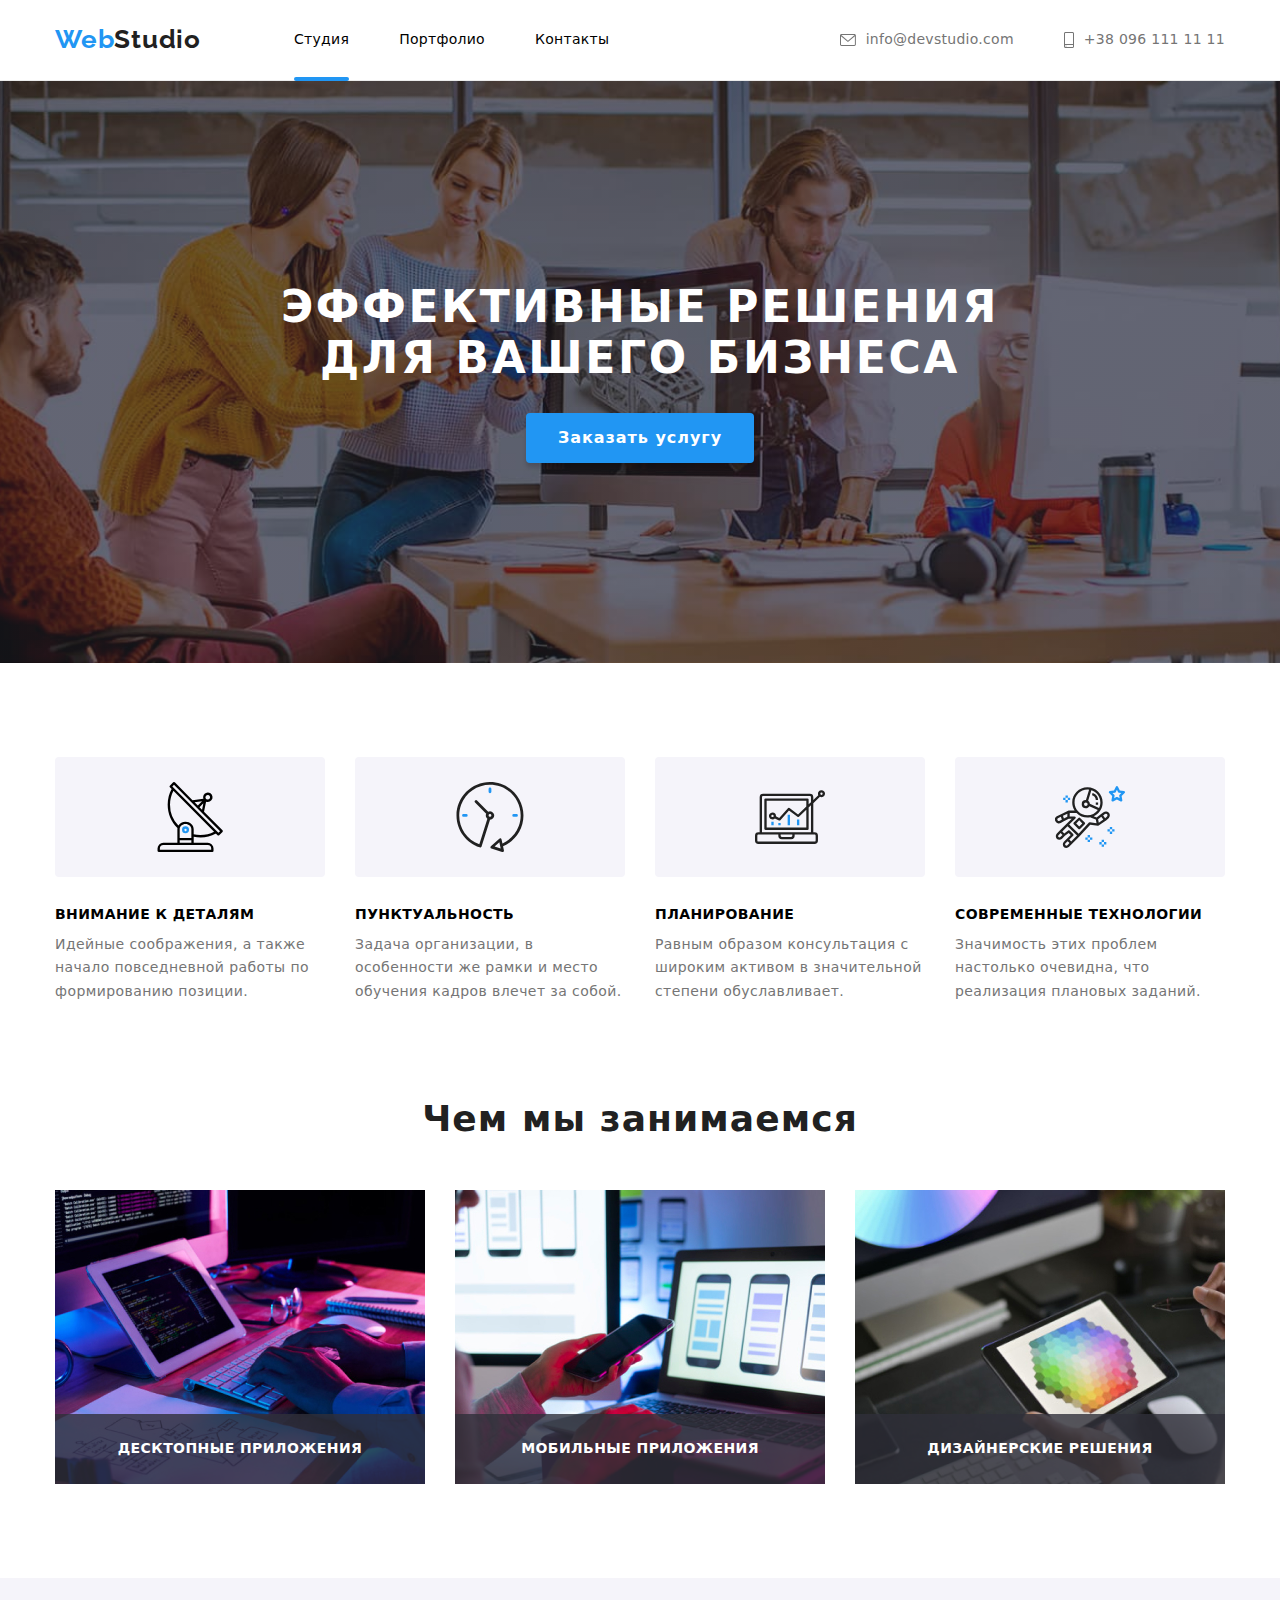
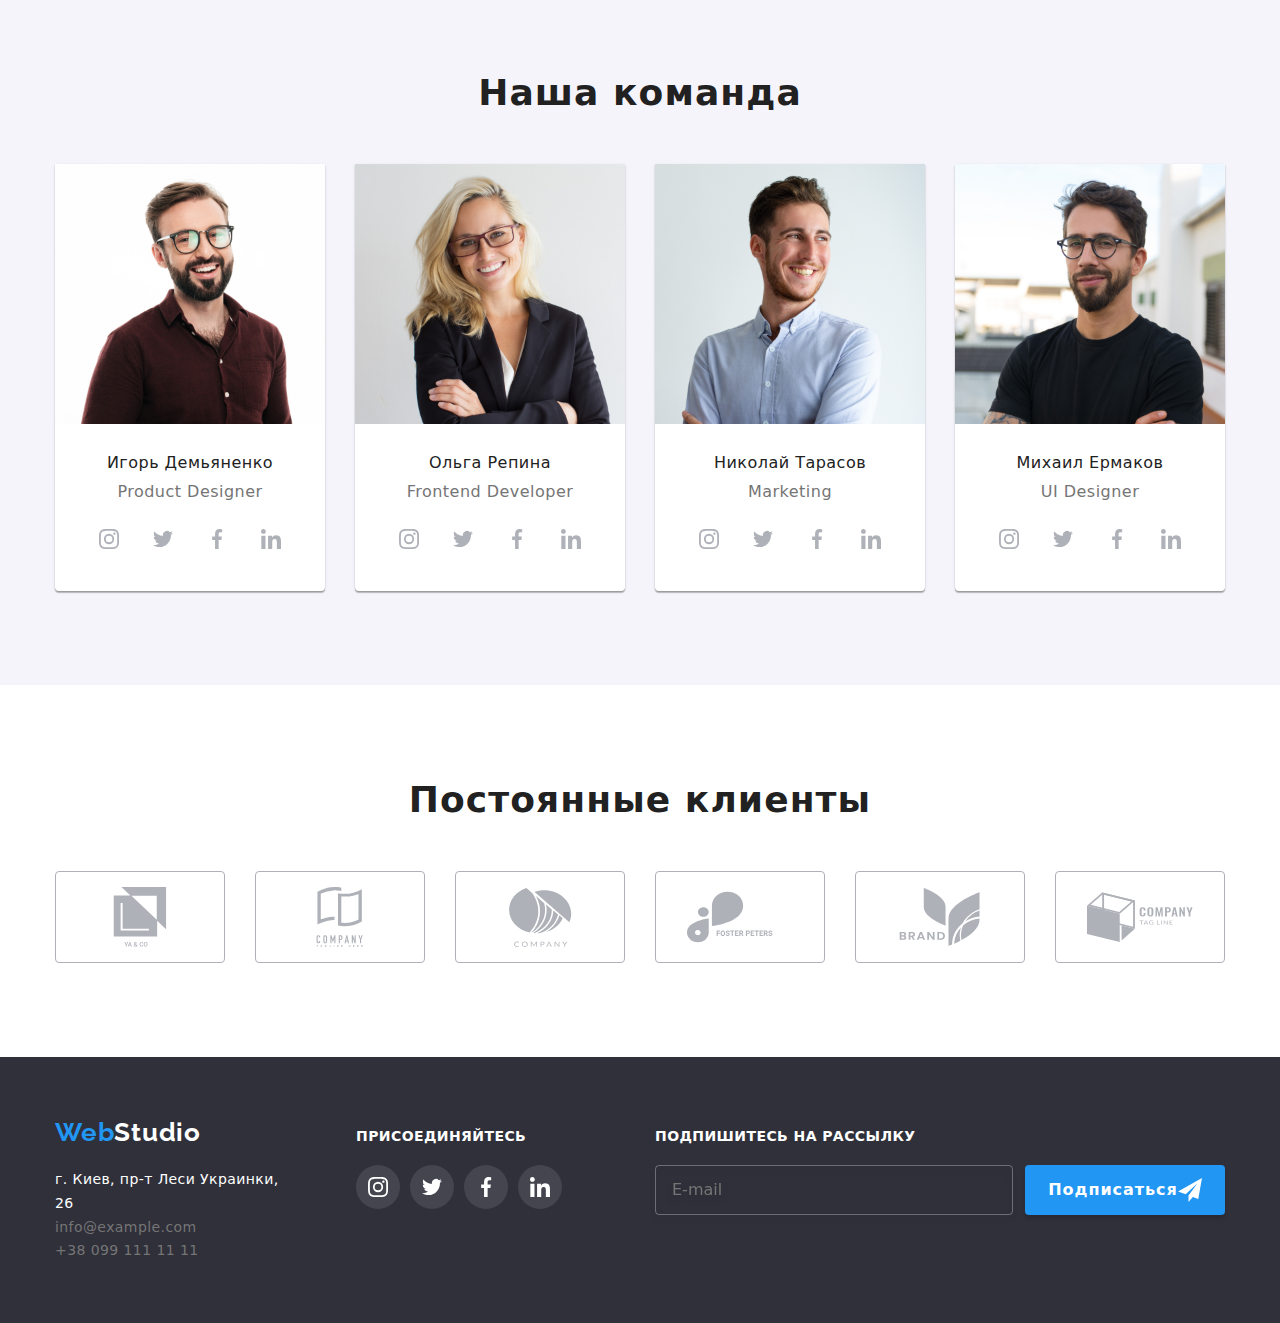
<file: index.html>
<!DOCTYPE html>
<html lang="ru">
  <head>
    <meta charset="UTF-8" />
    <meta http-equiv="X-UA-Compatible" content="IE=edge" />
    <meta name="viewport" content="width=device-width, initial-scale=1.0" />
    <title>Главная</title>

    <link rel="preconnect" href="https://fonts.googleapis.com" />
    <link rel="preconnect" href="https://fonts.gstatic.com" crossorigin />
    <link
      href="https://fonts.googleapis.com/css2?family=Raleway:wght@700&family=Roboto:wght@400;500;700;900&display=swap"
      rel="stylesheet"
    />

    <link rel="stylesheet" href="./css/main.min.css" />
  </head>

  <body>
    <!--Header-->
    <header class="header">
      <div class="container header__container">
        <a class="logo header__logo" href="index.html"
          >Web<span class="logo__black">Studio</span></a
        >
        <nav class="navigate">
          <ul class="navigate__list">
            <li class="navitage__item">
              <a
                href="index.html"
                class="navigate__link navigate__link--current"
                >Студия</a
              >
            </li>
            <li class="navitage__item">
              <a href="portfolio.html" class="navigate__link">Портфолио</a>
            </li>
            <li class="navitage__item">
              <a href="#" class="navigate__link">Контакты </a>
            </li>
          </ul>
        </nav>
        <ul class="contact">
          <li class="contact__item">
            <a href="mailto:info@devstudio.com" class="contact__link">
              <svg class="contact__icon" width="16" height="12">
                <use href="./images/icon.svg#icon-envelope"></use>
              </svg>
              info@devstudio.com</a
            >
          </li>

          <li class="contact__item">
            <a href="tel:+380961111111" class="contact__link"
              ><svg class="contact__icon" width="10" height="16">
                <use href="./images/icon.svg#icon-smartphone"></use>
              </svg>
              +38 096 111 11 11</a
            >
          </li>
        </ul>
      </div>
    </header>

    <main>
      <!--information block-->
      <section class="hero overlay">
        <div class="container">
          <h1 class="hero__title">
            Эффективные решения <br />
            для вашего бизнеса
          </h1>
          <button data-modal-open class="hero__button" type="button">
            Заказать услугу
          </button>
        </div>
      </section>

      <section class="section">
        <div class="container">
          <h2 class="section__title section__title--hiden">
            Наши приимущества
          </h2>
          <ul class="benefits">
            <li class="benefits__item">
              <div class="benefits__container">
                <svg class="benefits__icon" width="70" height="70">
                  <use href="./images/icon.svg#icon-antena"></use>
                </svg>
              </div>

              <h3 class="benefits__title">Внимание к деталям</h3>
              <p class="benefits__text">
                Идейные соображения, а также начало повседневной работы по
                формированию позиции.
              </p>
            </li>
            <li class="benefits__item">
              <div class="benefits__container">
                <svg class="benefits__icon" width="70" height="70">
                  <use href="./images/icon.svg#icon-clock "></use>
                </svg>
              </div>

              <h3 class="benefits__title">Пунктуальность</h3>
              <p class="benefits__text">
                Задача организации, в особенности же рамки и место обучения
                кадров влечет за собой.
              </p>
            </li>
            <li class="benefits__item">
              <div class="benefits__container">
                <svg class="benefits__icon" width="70" height="70">
                  <use href="./images/icon.svg#icon-diagram"></use>
                </svg>
              </div>

              <h3 class="benefits__title">Планирование</h3>
              <p class="benefits__text">
                Равным образом консультация с широким активом в значительной
                степени обуславливает.
              </p>
            </li>
            <li class="benefits__item">
              <div class="benefits__container">
                <svg class="benefits__icon" width="70" height="70">
                  <use href="./images/icon.svg#icon-astronaut"></use>
                </svg>
              </div>

              <h3 class="benefits__title">Современные технологии</h3>
              <p class="benefits__text">
                Значимость этих проблем настолько очевидна, что реализация
                плановых заданий.
              </p>
            </li>
          </ul>
        </div>
      </section>
      <!--Work-->
      <section class="section section--no--pading__top">
        <div class="container">
          <h2 class="section__title">Чем мы занимаемся</h2>
          <ul class="occupation">
            <li class="occupation__item">
              <img class="image" src="images/kod.jpg" width="370" alt="kod" />
              <p class="occupation__description">Десктопные приложения</p>
            </li>
            <li class="occupation__item">
              <img
                class="image"
                src="images/mobile.jpg"
                width="370"
                alt="mobile"
              />
              <p class="occupation__description">Мобильные приложения</p>
            </li>
            <li class="occupation__item">
              <img
                class="image"
                src="images/color.jpg"
                width="370"
                alt="color"
              />
              <p class="occupation__description">Дизайнерские решения</p>
            </li>
          </ul>
        </div>
      </section>
      <!--team-->
      <section class="section section--other__backgraund">
        <div class="container">
          <h2 class="section__title">Наша команда</h2>
          <ul class="team">
            <li class="team__item">
              <img
                class="team__image"
                src="images/Igor.jpg"
                width="270"
                alt="Igor"
              />
              <div class="team__meta">
                <h3 class="team__title">Игорь Демьяненко</h3>
                <p class="team__text">Product Designer</p>
                <ul class="social-network">
                  <li class="social-network__item">
                    <a
                      class="social-network__link"
                      href="https://www.instagram.com/"
                    >
                      <svg class="social-network__icon" width="20" height="20">
                        <use href="./images/icon.svg#icon-instagram"></use>
                      </svg>
                    </a>
                  </li>
                  <li class="social-network__item">
                    <a class="social-network__link" href="https://twitter.com/">
                      <svg class="social-network__icon" width="20" height="20">
                        <use href="./images/icon.svg#icon-twitter"></use>
                      </svg>
                    </a>
                  </li>
                  <li class="social-network__item">
                    <a
                      class="social-network__link"
                      href="https://www.facebook.com/"
                    >
                      <svg class="social-network__icon" width="20" height="20">
                        <use href="./images/icon.svg#icon-facebook"></use>
                      </svg>
                    </a>
                  </li>
                  <li class="social-network__item">
                    <a
                      class="social-network__link"
                      href="https://ru.linkedin.com/"
                    >
                      <svg class="social-network__icon" width="20" height="20">
                        <use href="./images/icon.svg#icon-linkedin"></use>
                      </svg>
                    </a>
                  </li>
                </ul>
              </div>
            </li>

            <li class="team__item">
              <img
                class="team-image"
                src="images/olga.jpg"
                width="270"
                alt="Olga"
              />
              <div class="team__meta">
                <h3 class="team__title">Ольга Репина</h3>
                <p class="team__text">Frontend Developer</p>
                <ul class="social-network">
                  <li class="social-network__item">
                    <a
                      class="social-network__link"
                      href="https://www.instagram.com/"
                      ><svg class="social-network__icon" width="20" height="20">
                        <use href="./images/icon.svg#icon-instagram"></use>
                      </svg>
                    </a>
                  </li>
                  <li class="social-network__item">
                    <a class="social-network__link" href="https://twitter.com/"
                      ><svg class="social-network__icon" width="20" height="20">
                        <use href="./images/icon.svg#icon-twitter"></use>
                      </svg>
                    </a>
                  </li>
                  <li class="social-network__item">
                    <a
                      class="social-network__link"
                      href="https://www.facebook.com/"
                      ><svg class="social-network__icon" width="20" height="20">
                        <use href="./images/icon.svg#icon-facebook"></use>
                      </svg>
                    </a>
                  </li>
                  <li class="social-network__item">
                    <a
                      class="social-network__link"
                      href="https://ru.linkedin.com/"
                      ><svg class="social-network__icon" width="20" height="20">
                        <use href="./images/icon.svg#icon-linkedin"></use>
                      </svg>
                    </a>
                  </li>
                </ul>
              </div>
            </li>
            <li class="team__item">
              <img
                class="team__image"
                src="images/nikolay.jpg"
                width="270"
                alt="Nikolay"
              />
              <div class="team__meta">
                <h3 class="team__title">Николай Тарасов</h3>
                <p class="team__text">Marketing</p>
                <ul class="social-network">
                  <li class="social-network__item">
                    <a
                      class="social-network__link"
                      href="https://www.instagram.com/"
                      ><svg class="social-network__icon" width="20" height="20">
                        <use href="./images/icon.svg#icon-instagram"></use>
                      </svg>
                    </a>
                  </li>
                  <li class="social-network__item">
                    <a class="social-network__link" href="https://twitter.com/"
                      ><svg class="social-network__icon" width="20" height="20">
                        <use href="./images/icon.svg#icon-twitter"></use>
                      </svg>
                    </a>
                  </li>
                  <li class="social-network__item">
                    <a
                      class="social-network__link"
                      href="https://www.facebook.com/"
                      ><svg class="social-network__icon" width="20" height="20">
                        <use href="./images/icon.svg#icon-facebook"></use>
                      </svg>
                    </a>
                  </li>
                  <li class="social-network__item">
                    <a
                      class="social-network__link"
                      href="https://ru.linkedin.com/"
                      ><svg class="social-network__icon" width="20" height="20">
                        <use href="./images/icon.svg#icon-linkedin"></use>
                      </svg>
                    </a>
                  </li>
                </ul>
              </div>
            </li>
            <li class="team__item">
              <img
                class="team__image"
                src="images/mihail.jpg"
                width="270"
                alt="Mihail"
              />
              <div class="team__meta">
                <h3 class="team__title">Михаил Ермаков</h3>
                <p class="team__text">UI Designer</p>
                <ul class="social-network">
                  <li class="social-network__item">
                    <a
                      class="social-network__link"
                      href="https://www.instagram.com/"
                      ><svg class="social-network__icon" width="20" height="20">
                        <use href="./images/icon.svg#icon-instagram"></use>
                      </svg>
                    </a>
                  </li>
                  <li class="social-network__item">
                    <a class="social-network__link" href="https://twitter.com/"
                      ><svg class="social-network__icon" width="20" height="20">
                        <use href="./images/icon.svg#icon-twitter"></use>
                      </svg>
                    </a>
                  </li>
                  <li class="social-network__item">
                    <a
                      class="social-network__link"
                      href="https://www.facebook.com/"
                      ><svg class="social-network__icon" width="20" height="20">
                        <use href="./images/icon.svg#icon-facebook"></use>
                      </svg>
                    </a>
                  </li>
                  <li class="social-network__item">
                    <a
                      class="social-network__link"
                      href="https://ru.linkedin.com/"
                      ><svg class="social-network__icon" width="20" height="20">
                        <use href="./images/icon.svg#icon-linkedin"></use>
                      </svg>
                    </a>
                  </li>
                </ul>
              </div>
            </li>
          </ul>
        </div>
      </section>
      <section class="section">
        <div class="container">
          <h2 class="section__title">Постоянные клиенты</h2>
          <ul class="client">
            <li class="client__item">
              <a class="client__link" href="/"
                ><svg class="client__icon" width="106" height="60">
                  <use href="./images/icon.svg#icon-group"></use>
                </svg>
              </a>
            </li>
            <li class="client__item">
              <a class="client__link" href="/">
                <svg class="client__icon" width="106" height="60">
                  <use href="./images/icon.svg#icon-group-2"></use>
                </svg>
              </a>
            </li>
            <li class="client__item">
              <a class="client__link" href="/">
                <svg class="client__icon" width="106" height="60">
                  <use href="./images/icon.svg#icon-group-3"></use>
                </svg>
              </a>
            </li>
            <li class="client__item">
              <a class="client__link" href="/">
                <svg class="client__icon" width="106" height="60">
                  <use href="./images/icon.svg#icon-group-4"></use>
                </svg>
              </a>
            </li>
            <li class="client__item">
              <a class="client__link" href="/">
                <svg class="client__icon" width="106" height="60">
                  <use href="./images/icon.svg#icon-group-5"></use>
                </svg>
              </a>
            </li>
            <li class="client__item">
              <a class="client__link" href="/">
                <svg class="client__icon" width="106" height="60">
                  <use href="./images/icon.svg#icon-group-6"></use>
                </svg>
              </a>
            </li>
          </ul>
        </div>
      </section>
    </main>
    <!--Footer-->
    <footer class="footer">
      <div class="container container__footer">
        <div class="address-block">
          <a class="logo" href="index.html"
            >Web<span class="logo__white">Studio</span></a
          >
          <address class="address">
            <ul class="address__list">
              <li class="address__item">
                <a
                  class="address__map"
                  href="https://goo.gl/maps/zJ5b4M9oRAb7cDgC7"
                  >г. Киев, пр-т Леси Украинки, 26</a
                >
              </li>
              <li class="address__item">
                <a class="address__contact" href="mailto:info@example.com"
                  >info@example.com</a
                >
              </li>
              <li class="address__item">
                <a class="address__contact" href="tel:+380991111111"
                  >+38 099 111 11 11</a
                >
              </li>
            </ul>
          </address>
        </div>
        <div class="network">
          <h3 class="network__title">присоединяйтесь</h3>
          <ul class="social-network">
            <li class="social-network__item">
              <a
                class="social-network__link social-network__link--color"
                href="https://www.instagram.com/"
                ><svg class="social-network__icon" width="20" height="20">
                  <use href="./images/icon.svg#icon-instagram"></use>
                </svg>
              </a>
            </li>
            <li class="social-network__item">
              <a
                class="social-network__link social-network__link--color"
                href="https://twitter.com/"
                ><svg class="social-network__icon" width="20" height="20">
                  <use href="./images/icon.svg#icon-twitter"></use>
                </svg>
              </a>
            </li>
            <li class="social-network__item">
              <a
                class="social-network__link social-network__link--color"
                href="https://www.facebook.com/"
                ><svg class="social-network__icon" width="20" height="20">
                  <use href="./images/icon.svg#icon-facebook"></use>
                </svg>
              </a>
            </li>
            <li class="social-network__item">
              <a
                class="social-network__link social-network__link--color"
                href="https://ru.linkedin.com/"
                ><svg class="social-network__icon" width="20" height="20">
                  <use href="./images/icon.svg#icon-linkedin"></use>
                </svg>
              </a>
            </li>
          </ul>
        </div>
        <div class="subscribe">
          <h3 class="subscribe__title">Подпишитесь на рассылку</h3>
          <form class="subscribe__form">
            <label for="mail">
              <input
                class="subscribe__mail"
                type="emale"
                name="mail"
                id="mail"
                placeholder="E-mail"
              />
            </label>
            <button class="subscribe__button" type="submit">
              Подписаться
              <svg width="24" height="24">
                <use href="images/icon.svg#send"></use>
              </svg>
            </button>
          </form>
        </div>
      </div>
    </footer>
    <div data-modal class="backdrop backdrop--is-hidden">
      <div class="modal">
        <button data-modal-close class="modal__close" tape="button">
          <svg class="close-icon" width="11" height="11">
            <use href="./images/icon.svg#close"></use>
          </svg>
        </button>
        <h2 class="modal__title">Оставьте свои данные, мы вам перезвоним</h2>
        <form class="form-feedback">
          <div class="form-wrapper">
            <label class="form-feedback__name" for="name"
              >Имя
              <input
                class="form-feedback__area"
                type="text"
                name="user-name"
                id="name"
              />
              <svg class="form-feedback__icon" width="18" height="18">
                <use href="images/icon.svg#person-form"></use>
              </svg>
            </label>
          </div>
          <div class="form-wrapper">
            <label class="form-feedback__name" for="tel"
              >Телефон
              <input
                class="form-feedback__area"
                type="tel"
                name="user-tel"
                id="tel"
              />
              <svg class="form-feedback__icon" width="18" height="18">
                <use href="images/icon.svg#phone-form"></use>
              </svg>
            </label>
          </div>
          <div class="form-wrapper">
            <label class="form-feedback__name" for="email"
              >Почта
              <input
                class="form-feedback__area"
                type="email"
                name="user-mail"
                id="email"
              />
              <svg class="form-feedback__icon" width="18" height="18">
                <use href="images/icon.svg#email-form"></use>
              </svg>
            </label>
          </div>
          <div class="form-wrapper">
            <label class="form-feedback__name" for="comment"
              >Комментарий
              <textarea
                class="form-feedback__comment"
                name="comment"
                id="comment"
                cols="30"
                rows="10"
                placeholder="Введите текст"
              ></textarea>
            </label>
          </div>
          <div class="form-policy">
            <label class="form-feedback__policy" for="policy">
              <input
                class="form-feedback__checkbox"
                type="checkbox"
                name="policy"
                id="policy"
              />
              <svg class="form-feedback__check" width="16" height="15">
                <use href="images/icon.svg#border"></use>
              </svg>
              <span
                >Соглашаюсь с рассылкой и принимаю
                <a class="form-feedback__link" href="#"> Условия договора</a>
              </span>
            </label>
          </div>
          <div class="button-wrapper">
            <button class="form-feedback__button" tape="submit">
              Отправить
            </button>
          </div>
        </form>
      </div>
    </div>
    <script src="./js/modal.js"></script>
  </body>
</html>
</file>
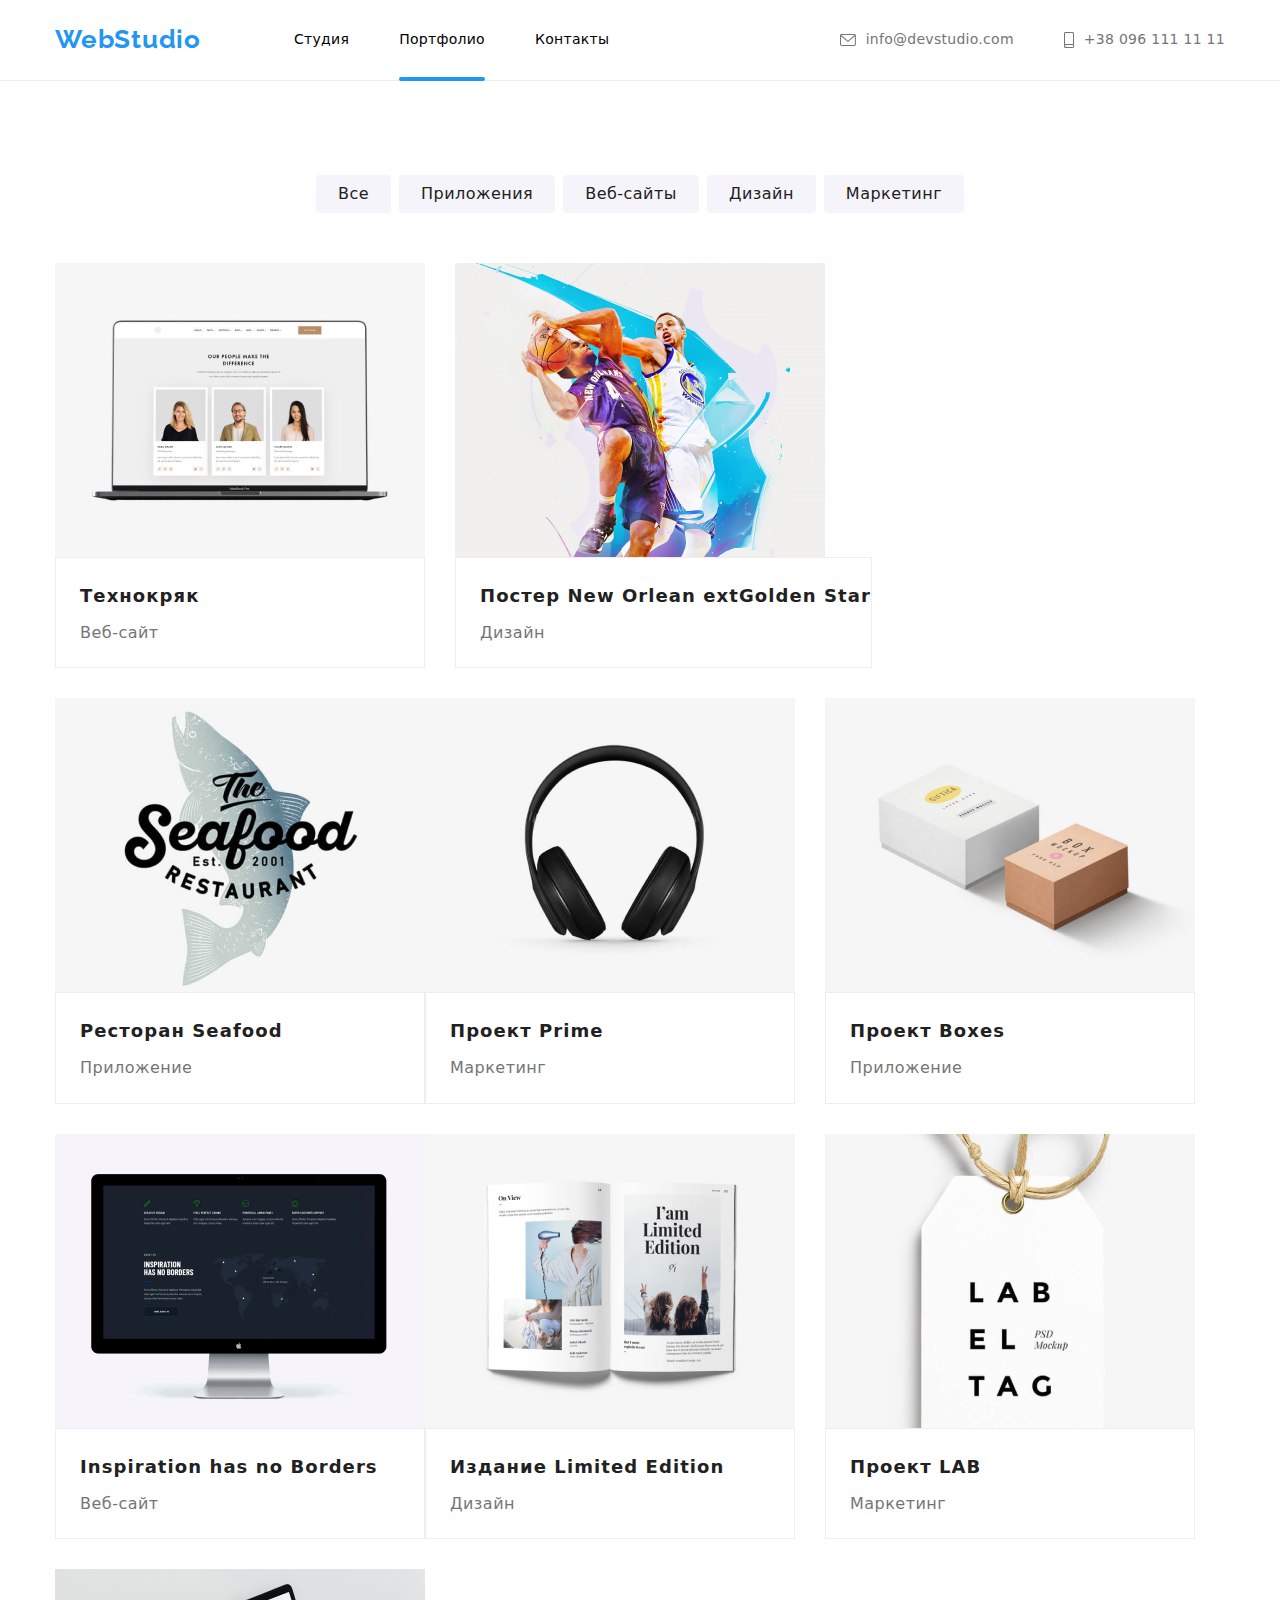
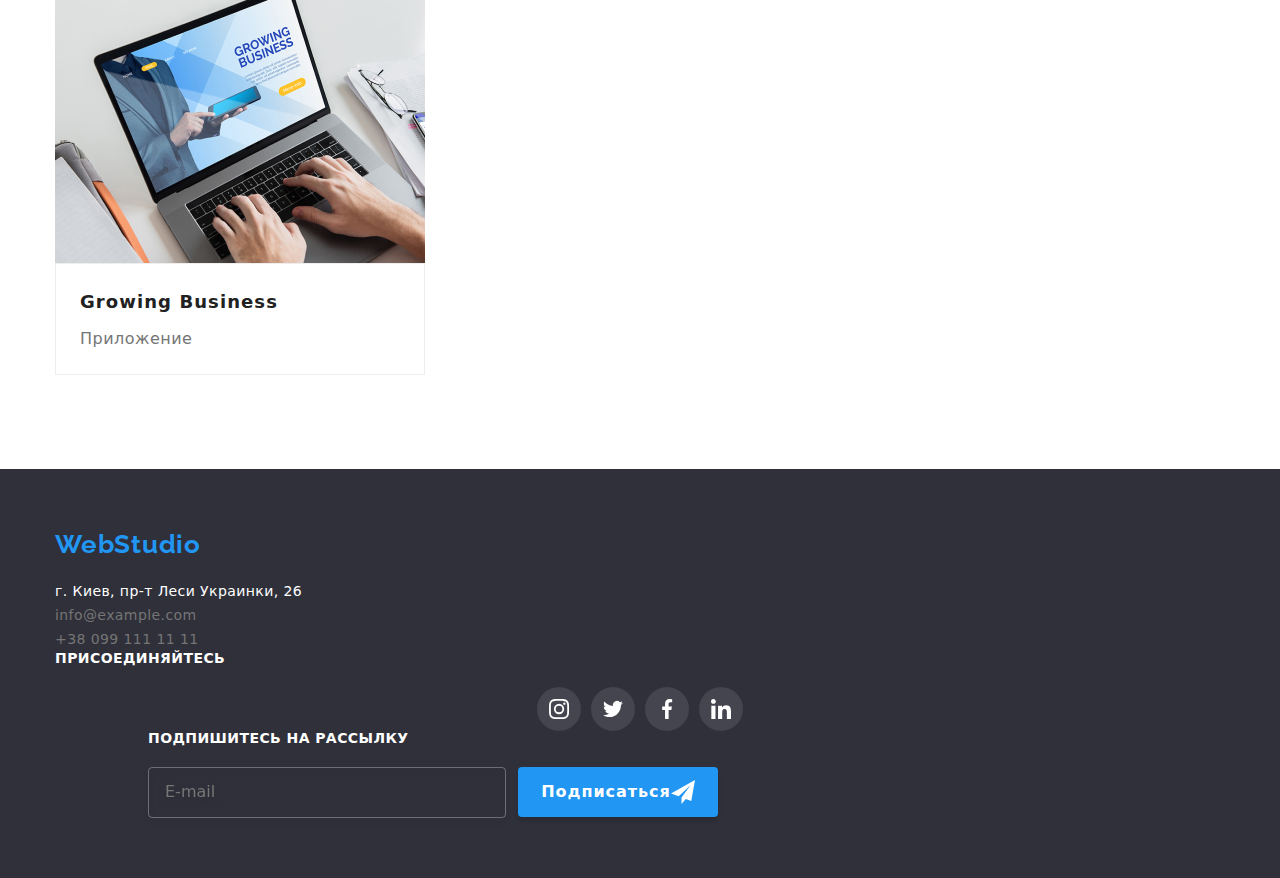
<file: portfolio.html>
<!DOCTYPE html>
<html lang="en">
  <head>
    <meta charset="UTF-8" />
    <meta http-equiv="X-UA-Compatible" content="IE=edge" />
    <meta name="viewport" content="width=device-width, initial-scale=1.0" />
    <title>Портфолио</title>

    <link rel="preconnect" href="https://fonts.googleapis.com" />
    <link rel="preconnect" href="https://fonts.gstatic.com" crossorigin />
    <link
      href="https://fonts.googleapis.com/css2?family=Raleway:wght@700&family=Roboto:wght@400;500;700;900&display=swap"
      rel="stylesheet"
    />
    <link rel="stylesheet" href="./css/main.min.css" />
  </head>
  <body>
    <!--Header-->
    <header class="header">
      <div class="container header__container">
        <a class="logo header__logo" href="index.html"
          ><span class="logo__blue">Web</span>Studio</a
        >
        <nav class="navigate">
          <ul class="navigate__list">
            <li class="navitage__item">
              <a href="index.html" class="navigate__link">Студия</a>
            </li>
            <li class="navitage__item">
              <a
                href="portfolio.html"
                class="navigate__link navigate__link--current"
                >Портфолио</a
              >
            </li>
            <li class="navitage__item">
              <a href="#" class="navigate__link">Контакты </a>
            </li>
          </ul>
        </nav>
        <ul class="contact">
          <li class="contact__item">
            <a href="mailto:info@devstudio.com" class="contact__link">
              <svg class="contact__icon" width="16" height="12">
                <use href="./images/icon.svg#icon-envelope"></use>
              </svg>
              info@devstudio.com</a
            >
          </li>

          <li class="contact__item">
            <a href="tel:+380961111111" class="contact__link"
              ><svg class="contact__icon" width="10" height="16">
                <use href="./images/icon.svg#icon-smartphone"></use>
              </svg>
              +38 096 111 11 11</a
            >
          </li>
        </ul>
      </div>
    </header>
    <!-- main -->
    <main>
      <!-- button -->
      <section class="section">
        <div class="container">
          <h2 class="section__title--hiden section__title">Проекты</h2>
          <ul class="filters">
            <li class="filters__item">
              <button class="filters__button" type="button">Все</button>
            </li>
            <li class="filters__item">
              <button class="filters__button" type="button">Приложения</button>
            </li>
            <li class="filters__item">
              <button class="filters__button" type="button">Веб-сайты</button>
            </li>

            <li class="filters__item">
              <button class="filters__button" type="button">Дизайн</button>
            </li>
            <li class="filters__item">
              <button class="filters__button" type="button">Маркетинг</button>
            </li>
          </ul>
          <!-- photo -->
          <ul class="project">
            <li class="project__item">
              <a class="project__link" href="#">
                <div class="pictures">
                  <img
                    class="project__image"
                    src="images/project1.jpg"
                    width="370"
                    alt="project1"
                  />
                  <p class="project__overlay">
                    Технокряк это современная площадка распространения
                    коронавируса. Компании используют эту платформу для
                    цифрового шпионажа и атак на защищённые сервера конкурентов.
                  </p>
                </div>

                <div class="card-thumb">
                  <h2 class="project__title">Технокряк</h2>
                  <p class="project__text">Веб-сайт</p>
                </div>
              </a>
            </li>
            <li class="project__item">
              <a class="project__link" href="#">
                <div class="pictures">
                  <img
                    class="project__image"
                    src="images/project2.jpg"
                    width="370"
                    alt="project2"
                  />
                  <p class="project__overlay">
                    Технокряк это современная площадка распространения
                    коронавируса. Компании используют эту платформу для
                    цифрового шпионажа и атак на защищённые сервера конкурентов.
                  </p>
                </div>
                <div class="card-thumb">
                  <h2 class="project__title">
                    Постер New Orlean extGolden Star
                  </h2>
                  <p class="project__text">Дизайн</p>
                </div>
              </a>
            </li>
            <li class="project__item">
              <a class="project__link" href="#">
                <div class="pictures">
                  <img
                    class="project__image"
                    src="images/project3.jpg"
                    width="370"
                    alt="project3"
                  />
                  <p class="project__overlay">
                    Технокряк это современная площадка распространения
                    коронавируса. Компании используют эту платформу для
                    цифрового шпионажа и атак на защищённые сервера конкурентов.
                  </p>
                </div>
                <div class="card-thumb">
                  <h2 class="project__title">Ресторан Seafood</h2>
                  <p class="project__text">Приложение</p>
                </div>
              </a>
            </li>
            <li class="project__item">
              <a class="project__link" href="#">
                <div class="pictures">
                  <img
                    class="project__image"
                    src="images/project4.jpg"
                    width="370"
                    alt="project4"
                  />
                  <p class="project__overlay">
                    Технокряк это современная площадка распространения
                    коронавируса. Компании используют эту платформу для
                    цифрового шпионажа и атак на защищённые сервера конкурентов.
                  </p>
                </div>
                <div class="card-thumb">
                  <h2 class="project__title">Проект Prime</h2>
                  <p class="project__text">Маркетинг</p>
                </div>
              </a>
            </li>

            <li class="project__item">
              <a class="project__link" href="#">
                <div class="pictures">
                  <img
                    class="project__image"
                    src="images/project5.jpg"
                    width="370"
                    alt="project5"
                  />
                  <p class="project__overlay">
                    Технокряк это современная площадка распространения
                    коронавируса. Компании используют эту платформу для
                    цифрового шпионажа и атак на защищённые сервера конкурентов.
                  </p>
                </div>
                <div class="card-thumb">
                  <h2 class="project__title">Проект Boxes</h2>
                  <p class="project__text">Приложение</p>
                </div>
              </a>
            </li>
            <li class="project__item">
              <a class="project__link" href="#">
                <div class="pictures">
                  <img
                    class="project__image"
                    src="images/project6.jpg"
                    width="370"
                    alt="project6"
                  />
                  <p class="project__overlay">
                    Технокряк это современная площадка распространения
                    коронавируса. Компании используют эту платформу для
                    цифрового шпионажа и атак на защищённые сервера конкурентов.
                  </p>
                </div>
                <div class="card-thumb">
                  <h2 class="project__title">Inspiration has no Borders</h2>
                  <p class="project__text">Веб-сайт</p>
                </div>
              </a>
            </li>
            <li class="project__item">
              <a class="project__link" href="#">
                <div class="pictures">
                  <img
                    class="project__image"
                    src="images/project7.jpg"
                    width="370"
                    alt="project7"
                  />
                  <p class="project__overlay">
                    Технокряк это современная площадка распространения
                    коронавируса. Компании используют эту платформу для
                    цифрового шпионажа и атак на защищённые сервера конкурентов.
                  </p>
                </div>
                <div class="card-thumb">
                  <h2 class="project__title">Издание Limited Edition</h2>
                  <p class="project__text">Дизайн</p>
                </div>
              </a>
            </li>
            <li class="project__item">
              <a class="project__link" href="#">
                <div class="pictures">
                  <img
                    class="project__image"
                    src="images/project8.jpg"
                    width="370"
                    alt="project8"
                  />
                  <p class="project__overlay">
                    Технокряк это современная площадка распространения
                    коронавируса. Компании используют эту платформу для
                    цифрового шпионажа и атак на защищённые сервера конкурентов.
                  </p>
                </div>
                <div class="card-thumb">
                  <h2 class="project__title">Проект LAB</h2>
                  <p class="project__text">Маркетинг</p>
                </div>
              </a>
            </li>
            <li class="project__item">
              <a class="project__link" href="#">
                <div class="pictures">
                  <img
                    class="project__image"
                    src="images/project9.jpg"
                    width="370"
                    alt="project9"
                  />
                  <p class="project__overlay">
                    Технокряк это современная площадка распространения
                    коронавируса. Компании используют эту платформу для
                    цифрового шпионажа и атак на защищённые сервера конкурентов.
                  </p>
                </div>
                <div class="card-thumb">
                  <h2 class="project__title">Growing Business</h2>
                  <p class="project__text">Приложение</p>
                </div>
              </a>
            </li>
          </ul>
        </div>
      </section>
    </main>
    <!-- Footer -->
    <footer class="footer">
      <div class="container container-footer">
        <div class="address-block">
          <a class="logo footer__logo" href="index.html"
            ><span class="logo__text logo__text--transform">Web</span>Studio</a
          >
          <address class="address">
            <ul class="address__list">
              <li class="address__item">
                <a
                  class="address__map"
                  href="https://goo.gl/maps/zJ5b4M9oRAb7cDgC7"
                  >г. Киев, пр-т Леси Украинки, 26</a
                >
              </li>
              <li class="address__item">
                <a class="address__contact" href="mailto:info@example.com"
                  >info@example.com</a
                >
              </li>
              <li class="address__item">
                <a class="address__contact" href="tel:+380991111111"
                  >+38 099 111 11 11</a
                >
              </li>
            </ul>
          </address>
        </div>
        <div class="network">
          <h3 class="network__title">присоединяйтесь</h3>
          <ul class="social-network">
            <li class="social-network__item">
              <a
                class="social-network__link social-network__link--color"
                href="https://www.instagram.com/"
                ><svg class="social-network__icon" width="20" height="20">
                  <use href="./images/icon.svg#icon-instagram"></use>
                </svg>
              </a>
            </li>
            <li class="social-network__item">
              <a
                class="social-network__link social-network__link--color"
                href="https://twitter.com/"
                ><svg class="social-network__icon" width="20" height="20">
                  <use href="./images/icon.svg#icon-twitter"></use>
                </svg>
              </a>
            </li>
            <li class="social-network__item">
              <a
                class="social-network__link social-network__link--color"
                href="https://www.facebook.com/"
                ><svg class="social-network__icon" width="20" height="20">
                  <use href="./images/icon.svg#icon-facebook"></use>
                </svg>
              </a>
            </li>
            <li class="social-network__item">
              <a
                class="social-network__link social-network__link--color"
                href="https://ru.linkedin.com/"
                ><svg class="social-network__icon" width="20" height="20">
                  <use href="./images/icon.svg#icon-linkedin"></use>
                </svg>
              </a>
            </li>
          </ul>
        </div>
        <div class="subscribe">
          <h3 class="subscribe__title">Подпишитесь на рассылку</h3>
          <form class="subscribe__form">
            <label for="mail">
              <input
                class="subscribe__mail"
                type="emale"
                name="mail"
                id="mail"
                placeholder="E-mail"
              />
            </label>
            <button class="subscribe__button" type="submit">
              Подписаться
              <svg width="24" height="24">
                <use href="images/icon.svg#send"></use>
              </svg>
            </button>
          </form>
        </div>
      </div>
    </footer>
  </body>
</html>
</file>
<file: css/main.min.css>
ul{margin:0;padding:0;list-style:none}h1,h2,h3,p{margin:0;padding:0}img{max-width:100%;height:auto;display:block}li{padding:0;margin:0;list-style:none}a{text-decoration:none}.section{padding:94px 0}.container{width:1200px;margin-left:auto;margin-right:auto;padding:0px 15px}.network__title,.subscribe__title{font-weight:700;font-size:14px;line-height:1.14;letter-spacing:0.03em;text-transform:uppercase;color:#fff;margin-bottom:20px}/*! modern-normalize v1.1.0 | MIT License | https://github.com/sindresorhus/modern-normalize */*,::before,::after{-webkit-box-sizing:border-box;box-sizing:border-box}html{line-height:1.15;-webkit-text-size-adjust:100%;-moz-tab-size:4;-o-tab-size:4;tab-size:4}body{margin:0;font-family:system-ui,-apple-system,"Segoe UI",Roboto,Helvetica,Arial,sans-serif,"Apple Color Emoji","Segoe UI Emoji"}hr{height:0;color:inherit}abbr[title]{-webkit-text-decoration:underline dotted;text-decoration:underline dotted}b,strong{font-weight:bolder}code,kbd,samp,pre{font-family:ui-monospace, SFMono-Regular, Consolas, "Liberation Mono", Menlo, monospace;font-size:1em}small{font-size:80%}sub,sup{font-size:75%;line-height:0;position:relative;vertical-align:baseline}sub{bottom:-0.25em}sup{top:-0.5em}table{text-indent:0;border-color:inherit}button,input,optgroup,select,textarea{font-family:inherit;font-size:100%;line-height:1.15;margin:0}button,select{text-transform:none}button,[type="button"],[type="reset"],[type="submit"]{-webkit-appearance:button}::-moz-focus-inner{border-style:none;padding:0}:-moz-focusring{outline:1px dotted ButtonText}:-moz-ui-invalid{box-shadow:none}legend{padding:0}progress{vertical-align:baseline}::-webkit-inner-spin-button,::-webkit-outer-spin-button{height:auto}[type="search"]{-webkit-appearance:textfield;outline-offset:-2px}::-webkit-search-decoration{-webkit-appearance:none}::-webkit-file-upload-button{-webkit-appearance:button;font:inherit}summary{display:list-item}.logo{font-family:Raleway,sans-serif;font-weight:700;font-size:26px;line-height:1.19;text-decoration:none;letter-spacing:0.03em;color:#2196f3}.header__logo{display:block;padding:24px 0}.logo__black{color:#212121}.logo__white{color:#fff}.header{display:-webkit-box;display:-ms-flexbox;display:flex;border-bottom:1px solid #ececec}.header__container{display:-webkit-box;display:-ms-flexbox;display:flex}.navigate{margin-left:93px}.navigate__list{display:-webkit-box;display:-ms-flexbox;display:flex}.navitage__item:not(:last-child){margin-right:50px}.navigate__link{position:relative;color:var(--basic-coller);text-decoration:none;font-weight:500;font-size:14px;line-height:1.14;letter-spacing:0.02em;display:-webkit-box;display:-ms-flexbox;display:flex;padding:32px 0;-webkit-transition:color cubic-bezier(0.4, 0, 0.2, 1) 250ms;transition:color cubic-bezier(0.4, 0, 0.2, 1) 250ms}.navigate__link:hover,.navigate__link:focus{color:#2196f3}.navigate__link--current::after{position:absolute;content:"";display:block;width:100%;height:4px;bottom:-1px;border-radius:2px;background-color:#2196f3}.contact{display:-webkit-box;display:-ms-flexbox;display:flex;margin-left:auto}.contact__item:not(:last-child){margin-right:50px}.contact__link{display:-webkit-inline-box;display:-ms-inline-flexbox;display:inline-flex;-webkit-box-align:center;-ms-flex-align:center;align-items:center;text-decoration:none;padding:32px 0;font-weight:500;font-size:14px;line-height:1.14;letter-spacing:0.02em;color:#757575;-webkit-transition:color cubic-bezier(0.4, 0, 0.2, 1) 250ms;transition:color cubic-bezier(0.4, 0, 0.2, 1) 250ms}.contact__link:hover,.contact__link:focus{color:#2196f3}.contact__icon{fill:currentColor;margin-right:10px}.hero{background-color:#2f303a;text-align:center;padding:200px 0}.overlay{max-width:1600px;margin-left:auto;margin-right:auto;background-image:-webkit-gradient(linear, left top, right top, from(rgba(47,48,58,0.4)), to(rgba(47,48,58,0.4))),url("../images/main-photo.jpg");background-image:linear-gradient(to right, rgba(47,48,58,0.4), rgba(47,48,58,0.4)),url("../images/main-photo.jpg");background-size:cover;background-position:center;background-repeat:no-repeat}.hero__title{font-weight:900;font-size:44px;line-height:1.16;letter-spacing:0.06em;text-transform:uppercase;margin-bottom:30px;color:#fff}.hero__button{background-color:#2196f3;color:#fff;cursor:pointer;font-weight:700;min-width:200px;font-size:16px;line-height:1.85;letter-spacing:0.06em;display:inline-block;-webkit-box-shadow:0px 4px 4px rgba(0,0,0,0.15);box-shadow:0px 4px 4px rgba(0,0,0,0.15);border-radius:4px;padding:10px 32px;border:transparent;-webkit-transition-property:background-color, -webkit-box-shadow, -webkit-box-shadow;transition-property:background-color, -webkit-box-shadow, -webkit-box-shadow;transition-property:box-shadow, background-color, box-shadow;transition-property:box-shadow, background-color, box-shadow, -webkit-box-shadow, -webkit-box-shadow;-webkit-transition-duration:250ms;transition-duration:250ms;-webkit-transition-timing-function:cubic-bezier(0.4, 0, 0.2, 1);transition-timing-function:cubic-bezier(0.4, 0, 0.2, 1)}.hero__button:hover,.hero__button:focus{background-color:#188ce8;-webkit-box-shadow:0px 4px 4px rgba(0,0,0,0.15);box-shadow:0px 4px 4px rgba(0,0,0,0.15);border-radius:4px}.benefits__container{display:-webkit-box;display:-ms-flexbox;display:flex;width:270px;height:120px;background-color:#f5f4fa;-webkit-box-pack:center;-ms-flex-pack:center;justify-content:center;-webkit-box-align:center;-ms-flex-align:center;align-items:center;border-radius:4px;margin-bottom:30px}.benefits{display:-webkit-inline-box;display:-ms-inline-flexbox;display:inline-flex}.benefits__item{width:270px}.benefits__item:not(:last-child){margin-right:30px}.benefits__title{color:var(--basic-coller);font-weight:700;font-size:14px;line-height:1.14;letter-spacing:0.03em;text-transform:uppercase}.benefits__text{color:#757575;font-weight:400;font-size:14px;line-height:1.7;letter-spacing:0.03em;margin:0;padding:0;margin-top:10px}.section--no--pading__top{padding-top:0}.occupation{display:-webkit-box;display:-ms-flexbox;display:flex}.occupation__description{display:-webkit-box;display:-ms-flexbox;display:flex;position:absolute;bottom:0;height:70px;width:100%;font-weight:700;margin:0;font-size:14px;line-height:1.14;-webkit-box-align:center;-ms-flex-align:center;align-items:center;-webkit-box-pack:center;-ms-flex-pack:center;justify-content:center;letter-spacing:0.03em;text-transform:uppercase;color:#fff;background-color:rgba(47,48,58,0.8)}.occupation__item{list-style-type:none;position:relative}.occupation__item:not(:last-child){margin-right:30px}.section__title{font-weight:700;font-size:36px;line-height:42px;text-align:center;color:#212121;letter-spacing:0.03em;margin-bottom:50px}.section--other__backgraund{background-color:#f5f4fa}.section__title{font-weight:700;font-size:36px;line-height:1.16;text-align:center;color:#212121;letter-spacing:0.03em;margin-bottom:50px}.team{display:-webkit-box;display:-ms-flexbox;display:flex}.team__meta{padding-top:30px;padding-bottom:30px}.team__title{color:#212121;font-weight:500;font-size:16px;line-height:1.18;text-align:center;letter-spacing:0.03em}.team__text{font-size:16px;line-height:19px;text-align:center;color:#757575;letter-spacing:0.03em;font-weight:400;margin-top:10px;margin-bottom:16px}.team__item{background:#fff;-webkit-box-shadow:0px 1px 3px rgba(0,0,0,0.12),0px 1px 1px rgba(0,0,0,0.14),0px 2px 1px rgba(0,0,0,0.2);box-shadow:0px 1px 3px rgba(0,0,0,0.12),0px 1px 1px rgba(0,0,0,0.14),0px 2px 1px rgba(0,0,0,0.2);border-radius:0px 0px 4px 4px}.team__item:not(:last-child){margin-right:30px}.social-network{display:-webkit-box;display:-ms-flexbox;display:flex;-webkit-box-pack:center;-ms-flex-pack:center;justify-content:center}.social-network__link{color:#afb1b8;width:44px;height:44px;border-radius:50%;display:-webkit-box;display:-ms-flexbox;display:flex;-webkit-box-align:center;-ms-flex-align:center;align-items:center;-webkit-box-pack:center;-ms-flex-pack:center;justify-content:center;-webkit-transition-property:color, background-color;transition-property:color, background-color;-webkit-transition-duration:250ms;transition-duration:250ms;-webkit-transition-timing-function:cubic-bezier(0.4, 0, 0.2, 1);transition-timing-function:cubic-bezier(0.4, 0, 0.2, 1)}.social-network__link:hover,.social-network__link:focus{color:#fff;background-color:#2196f3}.social-network__item:not(:last-child){margin-right:10px}.social-network__icon{fill:currentColor}.client{-webkit-text-decoration:note;text-decoration:note;display:-webkit-box;display:-ms-flexbox;display:flex}.client__link{width:170px;height:92px;display:-webkit-box;display:-ms-flexbox;display:flex;color:#afb1b8;border:1px solid #afb1b8;border-radius:4px;-webkit-box-pack:center;-ms-flex-pack:center;justify-content:center;-webkit-box-align:center;-ms-flex-align:center;align-items:center;-webkit-transition-property:color, background-color;transition-property:color, background-color;-webkit-transition-duration:250ms;transition-duration:250ms;-webkit-transition-timing-function:cubic-bezier(0.4, 0, 0.2, 1);transition-timing-function:cubic-bezier(0.4, 0, 0.2, 1)}.client__link:hover,.client__link:focus{color:#2196f3;border:1px solid #2196f3}.client__item:not(:last-child){margin-right:30px}.client__icon{fill:currentColor}.footer{background-color:#2f303a;padding:60px 0}.container__footer{display:-webkit-box;display:-ms-flexbox;display:flex;-webkit-box-align:baseline;-ms-flex-align:baseline;align-items:baseline}.address-block{margin-right:70px;-webkit-box-flex:1;-ms-flex-positive:1;flex-grow:1}.address__list{list-style-type:none;margin-top:20px}.address__contact{list-style-type:none;font-size:14px;line-height:1.7;color:#757575;letter-spacing:0.03em;font-weight:400;text-decoration:none;font-style:normal;-webkit-transition:color 250ms cubic-bezier(0.4, 0, 0.2, 1);transition:color 250ms cubic-bezier(0.4, 0, 0.2, 1)}.address__contact:focus,.address__contact:hover{color:#2196f3}.address__map{color:#fff;font-size:14px;line-height:1.7;letter-spacing:0.03em;font-weight:400;margin-bottom:9px;text-decoration:none;font-style:normal;-webkit-transition:color 250ms cubic-bezier(0.4, 0, 0.2, 1);transition:color 250ms cubic-bezier(0.4, 0, 0.2, 1)}.address__map:focus,.address__map:hover{color:#2196f3}.address_item:not(:last-child){margin-bottom:9px}.social-network__link--color{color:#fff;border-radius:50%;background:rgba(255,255,255,0.1)}.social-network__link--color:not(:last-child){margin-right:10px}.subscribe{margin-left:93px}.subscribe__form{display:-webkit-inline-box;display:-ms-inline-flexbox;display:inline-flex}.subscribe__button{display:-webkit-box;display:-ms-flexbox;display:flex;width:200px;height:50px;font-weight:700;font-size:16px;line-height:30px;-webkit-box-pack:center;-ms-flex-pack:center;justify-content:center;-webkit-box-align:center;-ms-flex-align:center;align-items:center;text-align:center;letter-spacing:0.06em;color:#fff;background-color:#2196f3;border-radius:4px;-webkit-box-shadow:0px 4px 4px rgba(0,0,0,0.15);box-shadow:0px 4px 4px rgba(0,0,0,0.15);border:transparent;margin-left:12px;cursor:pointer;-webkit-transition:backgraund-color 250ms cubic-bezier(0.4, 0, 0.2, 1);transition:backgraund-color 250ms cubic-bezier(0.4, 0, 0.2, 1)}.subscribe__button:hover,.subscribe__button:focus{background-color:#188ce8}.subscribe__mail{width:358px;padding:15px 16px;border:1px solid rgba(255,255,255,0.3);-webkit-box-sizing:border-box;box-sizing:border-box;-webkit-filter:drop-shadow(0px 4px 4px rgba(0,0,0,0.15));filter:drop-shadow(0px 4px 4px rgba(0,0,0,0.15));border-radius:4px;background:inherit;outline:none;color:#fff}.backdrop{position:fixed;top:0;left:0;width:100%;height:100%;background:rgba(0,0,0,0.2);-webkit-transition:opacity 250ms cubic-bezier(0.4, 0, 0.2, 1),visibility 250ms cubic-bezier(0.4, 0, 0.2, 1);transition:opacity 250ms cubic-bezier(0.4, 0, 0.2, 1),visibility 250ms cubic-bezier(0.4, 0, 0.2, 1)}.backdrop--is-hidden{visibility:hidden;opacity:0;pointer-events:none}.backdrop--is-hidden.modal{-webkit-transform:translate(-50%, -50%) scale(0);transform:translate(-50%, -50%) scale(0)}.modal{height:582px;width:528px;background-color:#fff;position:absolute;top:50%;left:50%;padding:40px;-webkit-transition-timing-function:cubic-bezier(0.4, 0, 0.2, 1);transition-timing-function:cubic-bezier(0.4, 0, 0.2, 1);-webkit-transition-property:-webkit-transform;transition-property:-webkit-transform;transition-property:transform;transition-property:transform, -webkit-transform;-webkit-transition-duration:250ms;transition-duration:250ms;-webkit-transform:translate(-50%, -50%) scale(1);transform:translate(-50%, -50%) scale(1)}.modal__title{margin-bottom:12px;font-weight:700;font-size:20px;line-height:1.15;text-align:center;color:#212121}.form-wrapper{display:-webkit-box;display:-ms-flexbox;display:flex;-webkit-box-orient:vertical;-webkit-box-direction:normal;-ms-flex-direction:column;flex-direction:column;position:relative}.form-wrapper:not(:last-child){margin-bottom:10px}.form-wrapper:checked{color:#2196f3}.button-wrapper{display:-webkit-box;display:-ms-flexbox;display:flex;-webkit-box-pack:center;-ms-flex-pack:center;justify-content:center;margin-top:30px}.form-feedback__button{padding:10px 55px;font-weight:bold;font-size:16px;line-height:1.87;display:-webkit-box;display:-ms-flexbox;display:flex;-webkit-box-align:center;-ms-flex-align:center;align-items:center;text-align:center;letter-spacing:0.06em;color:#fff;background:#2196f3;cursor:pointer;-webkit-box-shadow:0px 4px 4px rgba(0,0,0,0.15);box-shadow:0px 4px 4px rgba(0,0,0,0.15);border-radius:4px;border:transparent;-webkit-transition:background-color 250ms cubic-bezier(0.4, 0, 0.2, 1);transition:background-color 250ms cubic-bezier(0.4, 0, 0.2, 1)}.form-feedback__button:hover,.form-feedback__button:focus{background-color:#188ce8}.form-feedback__name{display:-webkit-box;display:-ms-flexbox;display:flex;-webkit-box-orient:inherit;-webkit-box-direction:inherit;-ms-flex-direction:inherit;flex-direction:inherit;font-weight:400;font-size:12px;line-height:1.16;letter-spacing:0.01em;color:#757575}.form-feedback__policy{display:-webkit-box;display:-ms-flexbox;display:flex;font-weight:400;font-size:14px;line-height:1.71;letter-spacing:0.03em;color:#757575;-webkit-box-align:center;-ms-flex-align:center;align-items:center;-webkit-box-pack:center;-ms-flex-pack:center;justify-content:center}.form-policy{margin-top:20px}.form-feedback__link{-webkit-text-decoration-line:underline;text-decoration-line:underline;color:#2196f3}.form-feedback__comment{width:448px;height:120px;padding:12px 16px;font-weight:400;font-size:12px;line-height:1.16;letter-spacing:0.01em;color:rgba(117,117,117,0.5);border:1px solid rgba(33,33,33,0.2);-webkit-box-sizing:border-box;box-sizing:border-box;border-radius:4px;cursor:pointer;margin-top:4px;-webkit-transition:border 250ms cubic-bezier(0.4, 0, 0.2, 1);transition:border 250ms cubic-bezier(0.4, 0, 0.2, 1)}.form-feedback__comment:focus{border:1px solid #2196f3;outline:none}.form-feedback__area{border:1px solid rgba(33,33,33,0.2);-webkit-box-sizing:border-box;box-sizing:border-box;border-radius:4px;padding-top:12px;padding-bottom:12px;padding-left:44px;width:448px;height:40px;margin-top:4px;cursor:pointer;-webkit-transition:border 250ms cubic-bezier(0.4, 0, 0.2, 1);transition:border 250ms cubic-bezier(0.4, 0, 0.2, 1)}.form-feedback__area:focus{border:1px solid #2196f3;outline:none}.form-feedback__area:focus+.form-feedback__icon{fill:#2196f3}.form-feedback__icon{position:absolute;top:30px;left:15px;-webkit-transition:fill 250ms cubic-bezier(0.4, 0, 0.2, 1);transition:fill 250ms cubic-bezier(0.4, 0, 0.2, 1)}.form-feedback__checkbox{position:absolute;width:1px;height:1px;margin:-1px;padding:0;overflow:hidden;border:0;clip:rect(0 0 0 0)}.form-feedback__check{margin-right:8.22px;fill:var(--basic-coller);border-radius:2px;background-size:contain;-webkit-transition-property:fill, background-color, background-image;transition-property:fill, background-color, background-image;-webkit-transition-duration:250ms;transition-duration:250ms;-webkit-transition-timing-function:cubic-bezier(0.4, 0, 0.2, 1);transition-timing-function:cubic-bezier(0.4, 0, 0.2, 1)}.form-feedback__checkbox:checked+.form-feedback__check{fill:#2196f3;background-image:url(..//images/iconcheck.svg);background-color:#2196f3}.modal__close{display:block;position:absolute;right:8px;top:8px;width:30px;height:30px;padding:0 0;-webkit-box-align:center;-ms-flex-align:center;align-items:center;-webkit-box-pack:center;-ms-flex-pack:center;justify-content:center;background-color:#fff;border-radius:50%;-webkit-box-sizing:border-box;box-sizing:border-box;border:1px solid rgba(0,0,0,0.1);cursor:pointer}.filters{margin-bottom:50px;display:-webkit-box;display:-ms-flexbox;display:flex;-webkit-box-pack:center;-ms-flex-pack:center;justify-content:center}.filters__item:not(:last-child){margin-right:8px}.filters__button{border:transparent;background-color:#f5f4fa;color:#212121;font-weight:500;font-size:16px;line-height:1.6;border-radius:4px;letter-spacing:0.03em;cursor:pointer;padding:6px 22px;-webkit-transition-property:color, background-color, -webkit-box-shadow;transition-property:color, background-color, -webkit-box-shadow;transition-property:color, background-color, box-shadow;transition-property:color, background-color, box-shadow, -webkit-box-shadow;-webkit-transition-duration:250ms;transition-duration:250ms;-webkit-transition-timing-function:cubic-bezier(0.4, 0, 0.2, 1);transition-timing-function:cubic-bezier(0.4, 0, 0.2, 1)}.filters__button:focus,.filters__button:hover{background-color:#2196f3;color:#fff;-webkit-box-shadow:0px 3px 1px rgba(0,0,0,0.1),0px 1px 2px rgba(0,0,0,0.08),0px 2px 2px rgba(0,0,0,0.12);box-shadow:0px 3px 1px rgba(0,0,0,0.1),0px 1px 2px rgba(0,0,0,0.08),0px 2px 2px rgba(0,0,0,0.12)}.section__title--hiden{position:absolute;width:1px;height:1px;margin:-1px;border:0;padding:0;clip:rect(0 0 0 0);overflow:hidden}.project{display:-webkit-box;display:-ms-flexbox;display:flex;-ms-flex-wrap:wrap;flex-wrap:wrap}.card-thumb{border:1px solid #eeeeee;padding-top:20px;padding-bottom:20px;padding-left:24px}.project__item{margin-bottom:30px;margin-right:30px}.project__item:nth-child(3n){margin-right:0px}.project__item:nth-last-child(-n+3){margin-bottom:0px}.project__link{display:block;text-decoration:none;-webkit-transition:-webkit-box-shadow 250ms cubic-bezier(0.4, 0, 0.2, 1);transition:-webkit-box-shadow 250ms cubic-bezier(0.4, 0, 0.2, 1);transition:box-shadow 250ms cubic-bezier(0.4, 0, 0.2, 1);transition:box-shadow 250ms cubic-bezier(0.4, 0, 0.2, 1), -webkit-box-shadow 250ms cubic-bezier(0.4, 0, 0.2, 1)}.project__link:focus,.project__link:hover{-webkit-box-shadow:0px 1px 1px rgba(0,0,0,0.12),0px 4px 4px rgba(0,0,0,0.06),1px 4px 6px rgba(0,0,0,0.16);box-shadow:0px 1px 1px rgba(0,0,0,0.12),0px 4px 4px rgba(0,0,0,0.06),1px 4px 6px rgba(0,0,0,0.16)}.pictures{position:relative;overflow:hidden}.project__overlay{position:absolute;bottom:0;left:0;width:100%;height:100%;-webkit-transform:translatey(101%);transform:translatey(101%);padding:63px 24px;font-weight:400;font-size:18px;line-height:1.55;letter-spacing:0.03em;color:#fff;-webkit-transition:-webkit-transform 250ms cubic-bezier(0.4, 0, 0.2, 1);transition:-webkit-transform 250ms cubic-bezier(0.4, 0, 0.2, 1);transition:transform 250ms cubic-bezier(0.4, 0, 0.2, 1);transition:transform 250ms cubic-bezier(0.4, 0, 0.2, 1), -webkit-transform 250ms cubic-bezier(0.4, 0, 0.2, 1);background:rgba(33,150,243,0.9)}.project__link:hover .project__overlay,.project__link:focus .project__overlay{-webkit-transform:translateY(0);transform:translateY(0)}.project__title{display:-webkit-box;display:-ms-flexbox;display:flex;font-weight:700;font-size:18px;line-height:2;color:#212121;letter-spacing:0.06em;margin-bottom:4px}.project__text{font-size:16px;line-height:1.85;color:#757575;letter-spacing:0.03em;font-weight:400}
/*# sourceMappingURL=main.min.css.map */
</file>
